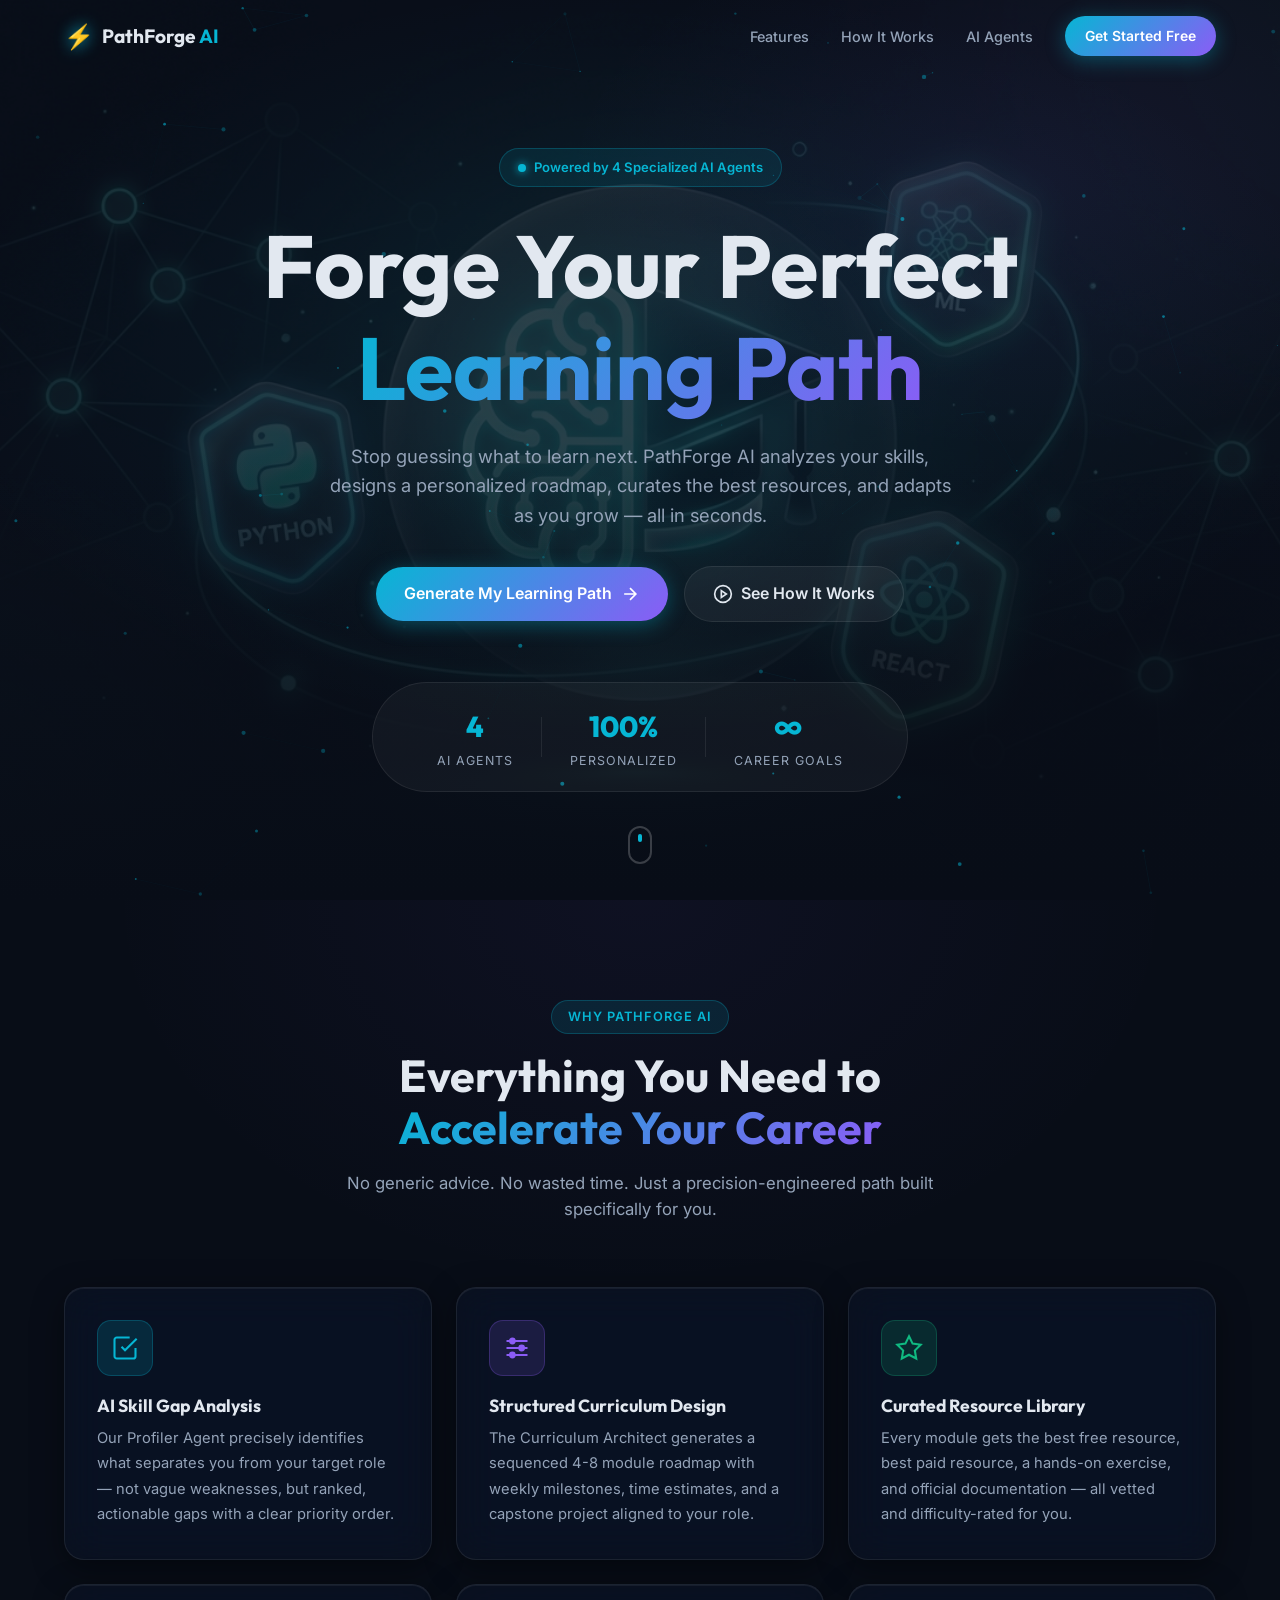
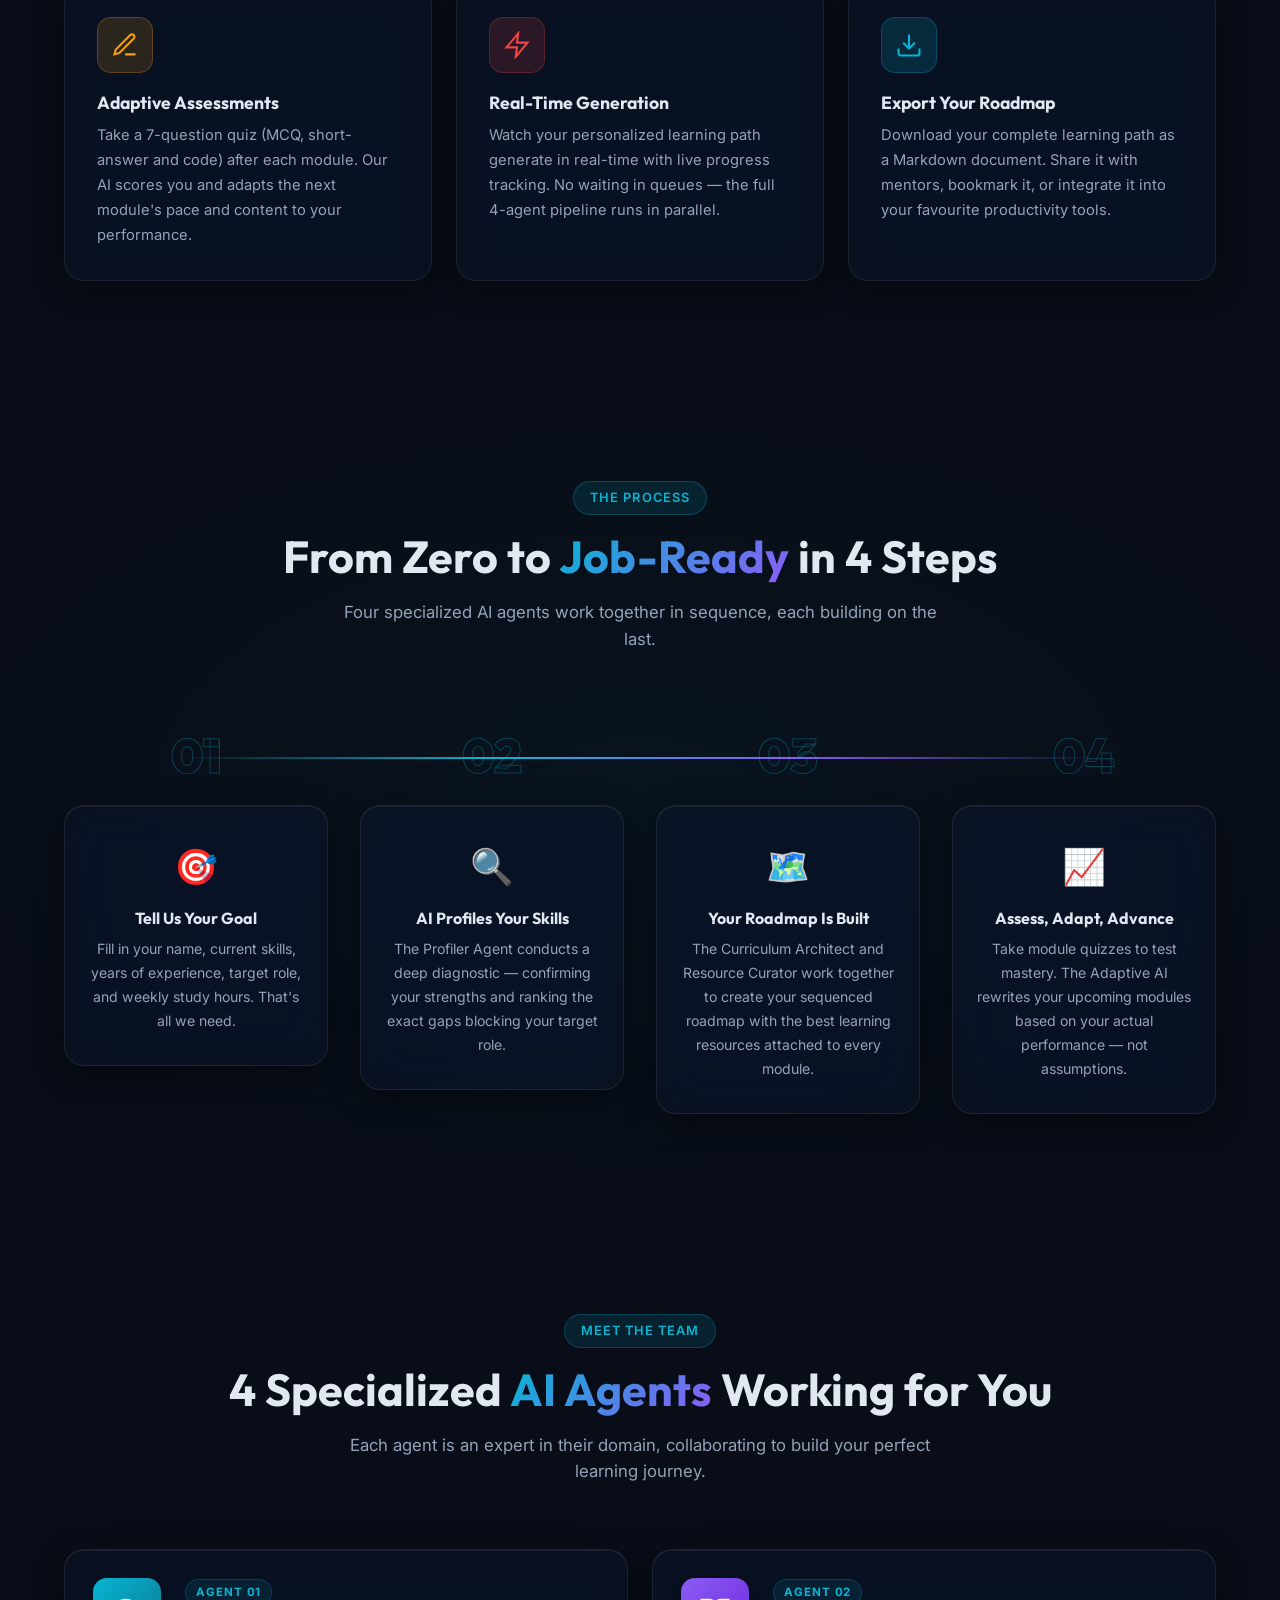
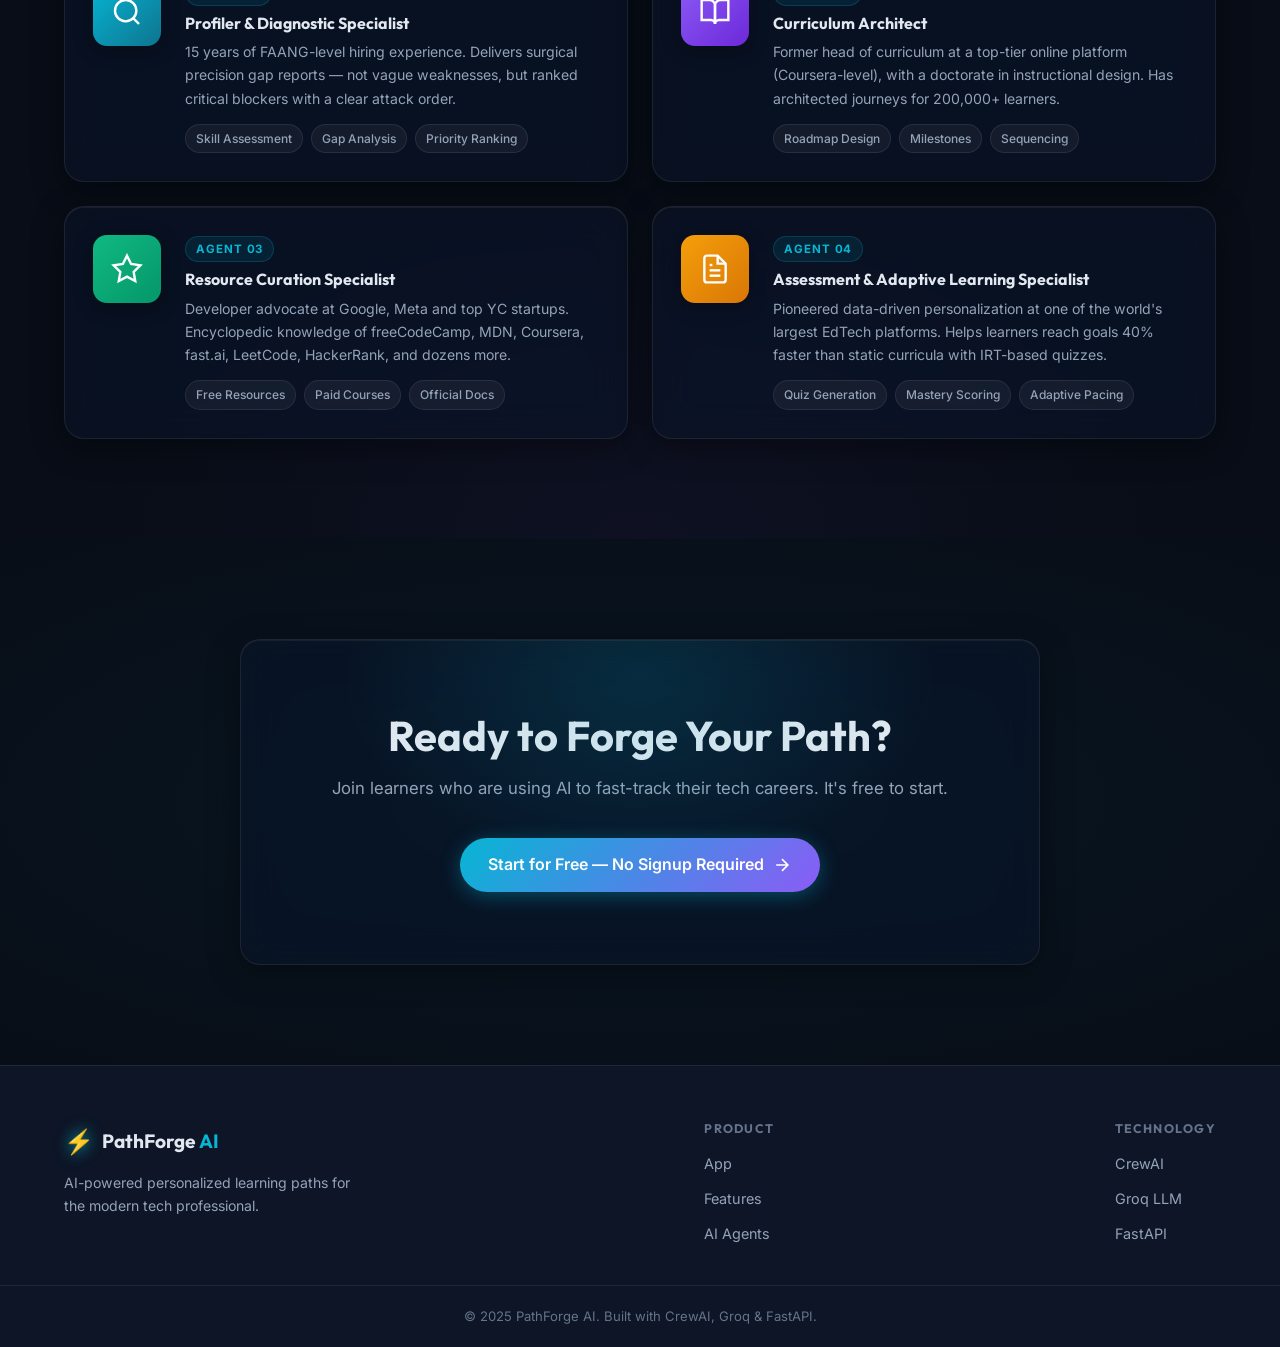
<file: frontend/index.html>
<!DOCTYPE html>
<html lang="en">
<head>
  <meta charset="UTF-8" />
  <meta name="viewport" content="width=device-width, initial-scale=1.0" />
  <title>PathForge AI – AI-Powered Personalized Learning Paths</title>
  <meta name="description" content="PathForge AI uses multi-agent artificial intelligence to generate a fully personalized learning roadmap, curated resources, and adaptive assessments tailored to your career goals." />
  <meta property="og:title" content="PathForge AI – Your AI Learning Coach" />
  <meta property="og:description" content="Generate a fully personalized learning path to your dream career with 4 specialized AI agents." />
  <meta property="og:type" content="website" />
  <link rel="preconnect" href="https://fonts.googleapis.com" />
  <link rel="preconnect" href="https://fonts.gstatic.com" crossorigin />
  <link href="https://fonts.googleapis.com/css2?family=Inter:wght@300;400;500;600;700;800;900&family=Outfit:wght@300;400;500;600;700;800&display=swap" rel="stylesheet" />
  <link rel="stylesheet" href="assets/style.css" />
</head>
<body class="landing-page">

  <!-- NAVBAR -->
  <nav class="navbar" id="navbar">
    <div class="nav-container">
      <a href="index.html" class="nav-logo" id="nav-logo-link">
        <span class="logo-icon">⚡</span>
        <span class="logo-text">PathForge <span class="logo-accent">AI</span></span>
      </a>
      <div class="nav-links" id="nav-links">
        <a href="#features" class="nav-link">Features</a>
        <a href="#how-it-works" class="nav-link">How It Works</a>
        <a href="#agents" class="nav-link">AI Agents</a>
        <a href="pages/app.html" class="btn btn-primary nav-cta" id="get-started-nav">Get Started Free</a>
      </div>
      <button class="nav-burger" id="nav-burger" aria-label="Toggle menu">
        <span></span><span></span><span></span>
      </button>
    </div>
  </nav>

  <!-- HERO -->
  <section class="hero" id="hero">
    <div class="hero-bg-image"></div>
    <div class="hero-overlay"></div>
    <div class="hero-particles" id="hero-particles"></div>
    <div class="container hero-content">
      <div class="hero-badge animate-fade-up">
        <span class="badge-dot"></span>
        Powered by 4 Specialized AI Agents
      </div>
      <h1 class="hero-title animate-fade-up delay-1">
        Forge Your Perfect<br />
        <span class="gradient-text">Learning Path</span>
      </h1>
      <p class="hero-subtitle animate-fade-up delay-2">
        Stop guessing what to learn next. PathForge AI analyzes your skills, designs a personalized roadmap, curates the best resources, and adapts as you grow — all in seconds.
      </p>
      <div class="hero-actions animate-fade-up delay-3">
        <a href="pages/app.html" class="btn btn-primary btn-lg" id="hero-cta-primary">
          <span>Generate My Learning Path</span>
          <svg width="20" height="20" viewBox="0 0 24 24" fill="none" stroke="currentColor" stroke-width="2"><path d="M5 12h14M12 5l7 7-7 7"/></svg>
        </a>
        <a href="#how-it-works" class="btn btn-ghost btn-lg" id="hero-cta-secondary">
          <svg width="20" height="20" viewBox="0 0 24 24" fill="none" stroke="currentColor" stroke-width="2"><circle cx="12" cy="12" r="10"/><path d="M10 8l6 4-6 4V8z"/></svg>
          <span>See How It Works</span>
        </a>
      </div>
      <div class="hero-stats animate-fade-up delay-4">
        <div class="stat-item">
          <span class="stat-value">4</span>
          <span class="stat-label">AI Agents</span>
        </div>
        <div class="stat-divider"></div>
        <div class="stat-item">
          <span class="stat-value">100%</span>
          <span class="stat-label">Personalized</span>
        </div>
        <div class="stat-divider"></div>
        <div class="stat-item">
          <span class="stat-value">∞</span>
          <span class="stat-label">Career Goals</span>
        </div>
      </div>
    </div>
    <div class="hero-scroll-indicator">
      <div class="scroll-mouse"><div class="scroll-wheel"></div></div>
    </div>
  </section>

  <!-- FEATURES -->
  <section class="section features-section" id="features">
    <div class="container">
      <div class="section-header">
        <span class="section-tag">Why PathForge AI</span>
        <h2 class="section-title">Everything You Need to<br /><span class="gradient-text">Accelerate Your Career</span></h2>
        <p class="section-subtitle">No generic advice. No wasted time. Just a precision-engineered path built specifically for you.</p>
      </div>
      <div class="features-grid">
        <div class="feature-card card-glass animate-on-scroll" id="feature-gap-analysis">
          <div class="feature-icon-wrap" style="--icon-color: #06b6d4;">
            <svg width="28" height="28" viewBox="0 0 24 24" fill="none" stroke="currentColor" stroke-width="1.8"><path d="M9 11l3 3L22 4"/><path d="M21 12v7a2 2 0 01-2 2H5a2 2 0 01-2-2V5a2 2 0 012-2h11"/></svg>
          </div>
          <h3 class="feature-title">AI Skill Gap Analysis</h3>
          <p class="feature-desc">Our Profiler Agent precisely identifies what separates you from your target role — not vague weaknesses, but ranked, actionable gaps with a clear priority order.</p>
        </div>
        <div class="feature-card card-glass animate-on-scroll" id="feature-roadmap">
          <div class="feature-icon-wrap" style="--icon-color: #8b5cf6;">
            <svg width="28" height="28" viewBox="0 0 24 24" fill="none" stroke="currentColor" stroke-width="1.8"><path d="M3 12h18M3 6h18M3 18h18"/><circle cx="8" cy="6" r="2" fill="currentColor"/><circle cx="16" cy="12" r="2" fill="currentColor"/><circle cx="8" cy="18" r="2" fill="currentColor"/></svg>
          </div>
          <h3 class="feature-title">Structured Curriculum Design</h3>
          <p class="feature-desc">The Curriculum Architect generates a sequenced 4-8 module roadmap with weekly milestones, time estimates, and a capstone project aligned to your role.</p>
        </div>
        <div class="feature-card card-glass animate-on-scroll" id="feature-resources">
          <div class="feature-icon-wrap" style="--icon-color: #10b981;">
            <svg width="28" height="28" viewBox="0 0 24 24" fill="none" stroke="currentColor" stroke-width="1.8"><path d="M12 2l3.09 6.26L22 9.27l-5 4.87 1.18 6.88L12 17.77l-6.18 3.25L7 14.14 2 9.27l6.91-1.01L12 2z"/></svg>
          </div>
          <h3 class="feature-title">Curated Resource Library</h3>
          <p class="feature-desc">Every module gets the best free resource, best paid resource, a hands-on exercise, and official documentation — all vetted and difficulty-rated for you.</p>
        </div>
        <div class="feature-card card-glass animate-on-scroll" id="feature-adaptive">
          <div class="feature-icon-wrap" style="--icon-color: #f59e0b;">
            <svg width="28" height="28" viewBox="0 0 24 24" fill="none" stroke="currentColor" stroke-width="1.8"><path d="M12 20h9M16.5 3.5a2.121 2.121 0 013 3L7 19l-4 1 1-4L16.5 3.5z"/></svg>
          </div>
          <h3 class="feature-title">Adaptive Assessments</h3>
          <p class="feature-desc">Take a 7-question quiz (MCQ, short-answer and code) after each module. Our AI scores you and adapts the next module's pace and content to your performance.</p>
        </div>
        <div class="feature-card card-glass animate-on-scroll" id="feature-realtime">
          <div class="feature-icon-wrap" style="--icon-color: #ef4444;">
            <svg width="28" height="28" viewBox="0 0 24 24" fill="none" stroke="currentColor" stroke-width="1.8"><polygon points="13 2 3 14 12 14 11 22 21 10 12 10 13 2"/></svg>
          </div>
          <h3 class="feature-title">Real-Time Generation</h3>
          <p class="feature-desc">Watch your personalized learning path generate in real-time with live progress tracking. No waiting in queues — the full 4-agent pipeline runs in parallel.</p>
        </div>
        <div class="feature-card card-glass animate-on-scroll" id="feature-export">
          <div class="feature-icon-wrap" style="--icon-color: #06b6d4;">
            <svg width="28" height="28" viewBox="0 0 24 24" fill="none" stroke="currentColor" stroke-width="1.8"><path d="M21 15v4a2 2 0 01-2 2H5a2 2 0 01-2-2v-4M7 10l5 5 5-5M12 15V3"/></svg>
          </div>
          <h3 class="feature-title">Export Your Roadmap</h3>
          <p class="feature-desc">Download your complete learning path as a Markdown document. Share it with mentors, bookmark it, or integrate it into your favourite productivity tools.</p>
        </div>
      </div>
    </div>
  </section>

  <!-- HOW IT WORKS -->
  <section class="section how-it-works-section" id="how-it-works">
    <div class="container">
      <div class="section-header">
        <span class="section-tag">The Process</span>
        <h2 class="section-title">From Zero to <span class="gradient-text">Job-Ready</span> in 4 Steps</h2>
        <p class="section-subtitle">Four specialized AI agents work together in sequence, each building on the last.</p>
      </div>
      <div class="steps-container">
        <div class="step-line"></div>
        <div class="step animate-on-scroll" id="step-1">
          <div class="step-number">01</div>
          <div class="step-card card-glass">
            <div class="step-icon">🎯</div>
            <h3 class="step-title">Tell Us Your Goal</h3>
            <p class="step-desc">Fill in your name, current skills, years of experience, target role, and weekly study hours. That's all we need.</p>
          </div>
        </div>
        <div class="step animate-on-scroll" id="step-2">
          <div class="step-number">02</div>
          <div class="step-card card-glass">
            <div class="step-icon">🔍</div>
            <h3 class="step-title">AI Profiles Your Skills</h3>
            <p class="step-desc">The Profiler Agent conducts a deep diagnostic — confirming your strengths and ranking the exact gaps blocking your target role.</p>
          </div>
        </div>
        <div class="step animate-on-scroll" id="step-3">
          <div class="step-number">03</div>
          <div class="step-card card-glass">
            <div class="step-icon">🗺️</div>
            <h3 class="step-title">Your Roadmap Is Built</h3>
            <p class="step-desc">The Curriculum Architect and Resource Curator work together to create your sequenced roadmap with the best learning resources attached to every module.</p>
          </div>
        </div>
        <div class="step animate-on-scroll" id="step-4">
          <div class="step-number">04</div>
          <div class="step-card card-glass">
            <div class="step-icon">📈</div>
            <h3 class="step-title">Assess, Adapt, Advance</h3>
            <p class="step-desc">Take module quizzes to test mastery. The Adaptive AI rewrites your upcoming modules based on your actual performance — not assumptions.</p>
          </div>
        </div>
      </div>
    </div>
  </section>

  <!-- AGENTS -->
  <section class="section agents-section" id="agents">
    <div class="container">
      <div class="section-header">
        <span class="section-tag">Meet the Team</span>
        <h2 class="section-title">4 Specialized <span class="gradient-text">AI Agents</span> Working for You</h2>
        <p class="section-subtitle">Each agent is an expert in their domain, collaborating to build your perfect learning journey.</p>
      </div>
      <div class="agents-grid">
        <div class="agent-card card-glass animate-on-scroll" id="agent-profiler">
          <div class="agent-avatar" style="--avatar-bg: linear-gradient(135deg,#06b6d4,#0e7490);">
            <svg width="32" height="32" viewBox="0 0 24 24" fill="none" stroke="white" stroke-width="1.8"><circle cx="11" cy="11" r="8"/><path d="M21 21l-4.35-4.35"/></svg>
          </div>
          <div class="agent-info">
            <span class="agent-badge">Agent 01</span>
            <h3 class="agent-name">Profiler &amp; Diagnostic Specialist</h3>
            <p class="agent-desc">15 years of FAANG-level hiring experience. Delivers surgical precision gap reports — not vague weaknesses, but ranked critical blockers with a clear attack order.</p>
            <div class="agent-tags">
              <span class="tag">Skill Assessment</span>
              <span class="tag">Gap Analysis</span>
              <span class="tag">Priority Ranking</span>
            </div>
          </div>
        </div>
        <div class="agent-card card-glass animate-on-scroll" id="agent-curriculum">
          <div class="agent-avatar" style="--avatar-bg: linear-gradient(135deg,#8b5cf6,#6d28d9);">
            <svg width="32" height="32" viewBox="0 0 24 24" fill="none" stroke="white" stroke-width="1.8"><path d="M2 3h6a4 4 0 014 4v14a3 3 0 00-3-3H2z"/><path d="M22 3h-6a4 4 0 00-4 4v14a3 3 0 013-3h7z"/></svg>
          </div>
          <div class="agent-info">
            <span class="agent-badge">Agent 02</span>
            <h3 class="agent-name">Curriculum Architect</h3>
            <p class="agent-desc">Former head of curriculum at a top-tier online platform (Coursera-level), with a doctorate in instructional design. Has architected journeys for 200,000+ learners.</p>
            <div class="agent-tags">
              <span class="tag">Roadmap Design</span>
              <span class="tag">Milestones</span>
              <span class="tag">Sequencing</span>
            </div>
          </div>
        </div>
        <div class="agent-card card-glass animate-on-scroll" id="agent-resource">
          <div class="agent-avatar" style="--avatar-bg: linear-gradient(135deg,#10b981,#059669);">
            <svg width="32" height="32" viewBox="0 0 24 24" fill="none" stroke="white" stroke-width="1.8"><path d="M12 2l3.09 6.26L22 9.27l-5 4.87 1.18 6.88L12 17.77l-6.18 3.25L7 14.14 2 9.27l6.91-1.01L12 2z"/></svg>
          </div>
          <div class="agent-info">
            <span class="agent-badge">Agent 03</span>
            <h3 class="agent-name">Resource Curation Specialist</h3>
            <p class="agent-desc">Developer advocate at Google, Meta and top YC startups. Encyclopedic knowledge of freeCodeCamp, MDN, Coursera, fast.ai, LeetCode, HackerRank, and dozens more.</p>
            <div class="agent-tags">
              <span class="tag">Free Resources</span>
              <span class="tag">Paid Courses</span>
              <span class="tag">Official Docs</span>
            </div>
          </div>
        </div>
        <div class="agent-card card-glass animate-on-scroll" id="agent-assessment">
          <div class="agent-avatar" style="--avatar-bg: linear-gradient(135deg,#f59e0b,#d97706);">
            <svg width="32" height="32" viewBox="0 0 24 24" fill="none" stroke="white" stroke-width="1.8"><path d="M14 2H6a2 2 0 00-2 2v16a2 2 0 002 2h12a2 2 0 002-2V8z"/><polyline points="14 2 14 8 20 8"/><line x1="16" y1="13" x2="8" y2="13"/><line x1="16" y1="17" x2="8" y2="17"/><polyline points="10 9 9 9 8 9"/></svg>
          </div>
          <div class="agent-info">
            <span class="agent-badge">Agent 04</span>
            <h3 class="agent-name">Assessment &amp; Adaptive Learning Specialist</h3>
            <p class="agent-desc">Pioneered data-driven personalization at one of the world's largest EdTech platforms. Helps learners reach goals 40% faster than static curricula with IRT-based quizzes.</p>
            <div class="agent-tags">
              <span class="tag">Quiz Generation</span>
              <span class="tag">Mastery Scoring</span>
              <span class="tag">Adaptive Pacing</span>
            </div>
          </div>
        </div>
      </div>
    </div>
  </section>

  <!-- CTA -->
  <section class="section cta-section" id="cta">
    <div class="container">
      <div class="cta-card card-glass">
        <div class="cta-glow"></div>
        <h2 class="cta-title">Ready to Forge Your Path?</h2>
        <p class="cta-subtitle">Join learners who are using AI to fast-track their tech careers. It's free to start.</p>
        <a href="pages/app.html" class="btn btn-primary btn-lg btn-glow" id="cta-final">
          <span>Start for Free — No Signup Required</span>
          <svg width="20" height="20" viewBox="0 0 24 24" fill="none" stroke="currentColor" stroke-width="2"><path d="M5 12h14M12 5l7 7-7 7"/></svg>
        </a>
      </div>
    </div>
  </section>

  <!-- FOOTER -->
  <footer class="footer">
    <div class="container footer-inner">
      <div class="footer-brand">
        <a href="index.html" class="nav-logo">
          <span class="logo-icon">⚡</span>
          <span class="logo-text">PathForge <span class="logo-accent">AI</span></span>
        </a>
        <p class="footer-tagline">AI-powered personalized learning paths for the modern tech professional.</p>
      </div>
      <div class="footer-links-group">
        <h4 class="footer-group-title">Product</h4>
        <a href="pages/app.html" class="footer-link">App</a>
        <a href="#features" class="footer-link">Features</a>
        <a href="#agents" class="footer-link">AI Agents</a>
      </div>
      <div class="footer-links-group">
        <h4 class="footer-group-title">Technology</h4>
        <a href="https://www.crewai.com/" target="_blank" rel="noopener" class="footer-link">CrewAI</a>
        <a href="https://groq.com/" target="_blank" rel="noopener" class="footer-link">Groq LLM</a>
        <a href="https://fastapi.tiangolo.com/" target="_blank" rel="noopener" class="footer-link">FastAPI</a>
      </div>
    </div>
    <div class="footer-bottom">
      <p>&copy; 2025 PathForge AI. Built with CrewAI, Groq &amp; FastAPI.</p>
    </div>
  </footer>

  <script src="assets/landing.js"></script>
</body>
</html>
</file>
<file: frontend/assets/style.css>
/* =====================================================
   PathForge AI — Global Stylesheet
   Design System: Dark glassmorphism, neon-teal/purple
   ===================================================== */

/* ── Reset & Base ── */
*, *::before, *::after { box-sizing: border-box; margin: 0; padding: 0; }

:root {
  --c-bg:         #080d17;
  --c-surface:    #0d1526;
  --c-surface-2:  #111d35;
  --c-border:     rgba(255,255,255,0.08);
  --c-border-2:   rgba(255,255,255,0.14);

  --c-teal:       #06b6d4;
  --c-teal-dark:  #0e7490;
  --c-purple:     #8b5cf6;
  --c-green:      #10b981;
  --c-amber:      #f59e0b;
  --c-red:        #ef4444;

  --c-text:       #e2e8f0;
  --c-text-muted: #94a3b8;
  --c-text-dim:   #64748b;

  --gradient-main: linear-gradient(135deg, #06b6d4, #8b5cf6);
  --gradient-glow: linear-gradient(135deg, rgba(6,182,212,.25), rgba(139,92,246,.25));

  --radius-sm:  8px;
  --radius-md:  14px;
  --radius-lg:  20px;
  --radius-xl:  28px;
  --radius-full:9999px;

  --shadow-glass: 0 8px 32px rgba(0,0,0,.4), inset 0 1px 0 rgba(255,255,255,.06);
  --shadow-glow:  0 0 40px rgba(6,182,212,.25), 0 0 80px rgba(139,92,246,.15);

  --transition: 0.25s cubic-bezier(0.4,0,0.2,1);
  --font-display: 'Outfit', 'Inter', sans-serif;
  --font-body:    'Inter', sans-serif;
}

html { scroll-behavior: smooth; font-size: 16px; }

body {
  font-family: var(--font-body);
  background: var(--c-bg);
  color: var(--c-text);
  line-height: 1.6;
  -webkit-font-smoothing: antialiased;
  overflow-x: hidden;
}

/* ── Scrollbar ── */
::-webkit-scrollbar { width: 6px; }
::-webkit-scrollbar-track { background: var(--c-bg); }
::-webkit-scrollbar-thumb { background: var(--c-border-2); border-radius: 99px; }
::-webkit-scrollbar-thumb:hover { background: var(--c-teal-dark); }

/* ── Typography ── */
h1,h2,h3,h4 { font-family: var(--font-display); font-weight: 700; line-height: 1.15; color: var(--c-text); }

.gradient-text {
  background: var(--gradient-main);
  -webkit-background-clip: text;
  -webkit-text-fill-color: transparent;
  background-clip: text;
}

/* ── Container ── */
.container { max-width: 1200px; margin: 0 auto; padding: 0 24px; }

/* ── Glassmorphism Card ── */
.card-glass {
  background: rgba(13,21,38,.6);
  backdrop-filter: blur(20px) saturate(180%);
  -webkit-backdrop-filter: blur(20px) saturate(180%);
  border: 1px solid var(--c-border);
  box-shadow: var(--shadow-glass);
  border-radius: var(--radius-lg);
  transition: transform var(--transition), box-shadow var(--transition), border-color var(--transition);
}
.card-glass:hover {
  transform: translateY(-4px);
  border-color: var(--c-border-2);
  box-shadow: var(--shadow-glass), var(--shadow-glow);
}

/* ── Buttons ── */
.btn {
  display: inline-flex; align-items: center; gap: 8px;
  padding: 10px 22px; border-radius: var(--radius-full);
  font-family: var(--font-body); font-size: .9rem; font-weight: 600;
  cursor: pointer; border: none; text-decoration: none;
  transition: all var(--transition); white-space: nowrap;
}
.btn-primary {
  background: var(--gradient-main);
  color: #fff;
  box-shadow: 0 4px 20px rgba(6,182,212,.35);
}
.btn-primary:hover {
  transform: translateY(-2px);
  box-shadow: 0 8px 30px rgba(6,182,212,.5), 0 0 40px rgba(139,92,246,.3);
}
.btn-ghost {
  background: rgba(255,255,255,.05);
  color: var(--c-text);
  border: 1px solid var(--c-border);
}
.btn-ghost:hover {
  background: rgba(255,255,255,.1);
  border-color: var(--c-border-2);
}
.btn-outline {
  background: transparent;
  color: var(--c-teal);
  border: 1px solid var(--c-teal);
}
.btn-outline:hover { background: rgba(6,182,212,.1); }

.btn-lg { padding: 14px 28px; font-size: 1rem; }
.btn-sm { padding: 7px 14px; font-size: .8rem; }

.btn-glow {
  animation: pulse-glow 2.5s ease-in-out infinite;
}
@keyframes pulse-glow {
  0%,100% { box-shadow: 0 4px 20px rgba(6,182,212,.35); }
  50%      { box-shadow: 0 8px 40px rgba(6,182,212,.6), 0 0 60px rgba(139,92,246,.3); }
}

/* ── Sections ── */
.section { padding: 100px 0; }

.section-header { text-align: center; margin-bottom: 64px; }
.section-tag {
  display: inline-block; margin-bottom: 16px;
  padding: 6px 16px; border-radius: var(--radius-full);
  font-size: .8rem; font-weight: 600; letter-spacing: .08em; text-transform: uppercase;
  background: rgba(6,182,212,.12); color: var(--c-teal);
  border: 1px solid rgba(6,182,212,.25);
}
.section-title { font-size: clamp(1.9rem, 4vw, 2.8rem); margin-bottom: 16px; }
.section-subtitle { font-size: 1.05rem; color: var(--c-text-muted); max-width: 600px; margin: 0 auto; }

/* ── Animations ── */
@keyframes fadeUp {
  from { opacity: 0; transform: translateY(32px); }
  to   { opacity: 1; transform: translateY(0); }
}
@keyframes fadeIn { from { opacity: 0; } to { opacity: 1; } }
@keyframes spin { to { transform: rotate(360deg); } }

.animate-fade-up        { animation: fadeUp .7s ease both; }
.delay-1 { animation-delay: .15s; }
.delay-2 { animation-delay: .3s; }
.delay-3 { animation-delay: .45s; }
.delay-4 { animation-delay: .6s; }

.animate-on-scroll {
  opacity: 0; transform: translateY(28px);
  transition: opacity .7s ease, transform .7s ease;
}
.animate-on-scroll.visible { opacity: 1; transform: translateY(0); }

/* =====================================================
   NAVBAR
   ===================================================== */
.navbar {
  position: fixed; top: 0; left: 0; right: 0; z-index: 1000;
  padding: 16px 0;
  transition: background var(--transition), backdrop-filter var(--transition);
}
.navbar.scrolled {
  background: rgba(8,13,23,.85);
  backdrop-filter: blur(20px);
  border-bottom: 1px solid var(--c-border);
}
.nav-container {
  max-width: 1200px; margin: 0 auto; padding: 0 24px;
  display: flex; align-items: center; justify-content: space-between;
}
.nav-logo {
  display: flex; align-items: center; gap: 8px;
  text-decoration: none; font-family: var(--font-display); font-weight: 700;
}
.logo-icon { font-size: 1.5rem; filter: drop-shadow(0 0 8px #06b6d4); }
.logo-text { font-size: 1.2rem; color: var(--c-text); }
.logo-accent { color: var(--c-teal); }
.nav-links { display: flex; align-items: center; gap: 32px; }
.nav-link {
  color: var(--c-text-muted); text-decoration: none; font-size: .9rem; font-weight: 500;
  transition: color var(--transition);
}
.nav-link:hover { color: var(--c-text); }
.nav-cta { padding: 9px 20px; font-size: .87rem; }

.nav-burger {
  display: none; flex-direction: column; gap: 5px;
  background: none; border: none; cursor: pointer; padding: 4px;
}
.nav-burger span {
  width: 24px; height: 2px; background: var(--c-text); border-radius: 2px;
  transition: all .3s;
}

/* =====================================================
   HERO
   ===================================================== */
.hero {
  position: relative; min-height: 100vh;
  display: flex; align-items: center;
  padding: 120px 0 80px; overflow: hidden;
}
.hero-bg-image {
  position: absolute; inset: 0; z-index: 0;
  background: url('../assets/hero_bg.jpg') center/cover no-repeat;
  opacity: .18;
}
.hero-overlay {
  position: absolute; inset: 0; z-index: 1;
  background: radial-gradient(ellipse 80% 60% at 50% 40%, rgba(6,182,212,.08), transparent 70%),
              radial-gradient(ellipse 60% 50% at 80% 20%, rgba(139,92,246,.07), transparent 60%),
              linear-gradient(180deg, transparent 50%, var(--c-bg) 100%);
}
.hero-particles { position: absolute; inset: 0; z-index: 2; pointer-events: none; }
.hero-content { position: relative; z-index: 3; text-align: center; }

.hero-badge {
  display: inline-flex; align-items: center; gap: 8px; margin-bottom: 28px;
  padding: 8px 18px; border-radius: var(--radius-full);
  font-size: .82rem; font-weight: 600; color: var(--c-teal);
  background: rgba(6,182,212,.1); border: 1px solid rgba(6,182,212,.25);
}
.badge-dot {
  width: 8px; height: 8px; border-radius: 50%; background: var(--c-teal);
  animation: pulse-dot 1.8s ease-in-out infinite;
  box-shadow: 0 0 8px var(--c-teal);
}
@keyframes pulse-dot { 0%,100% { transform: scale(1); opacity:1; } 50% { transform: scale(1.4); opacity:.7; } }

.hero-title { font-size: clamp(2.8rem, 7vw, 5.5rem); margin-bottom: 24px; }
.hero-subtitle { font-size: 1.15rem; color: var(--c-text-muted); max-width: 640px; margin: 0 auto 36px; }
.hero-actions { display: flex; align-items: center; justify-content: center; gap: 16px; flex-wrap: wrap; margin-bottom: 60px; }

.hero-stats {
  display: flex; align-items: center; justify-content: center; gap: 0; flex-wrap: wrap;
  padding: 20px 36px; border-radius: var(--radius-full);
  background: rgba(255,255,255,.04); border: 1px solid var(--c-border);
  max-width: fit-content; margin: 0 auto;
}
.stat-item { text-align: center; padding: 0 28px; }
.stat-value { display: block; font-size: 1.8rem; font-weight: 800; color: var(--c-teal); font-family: var(--font-display); }
.stat-label { display: block; font-size: .78rem; color: var(--c-text-muted); text-transform: uppercase; letter-spacing: .08em; margin-top: 2px; }
.stat-divider { width: 1px; height: 40px; background: var(--c-border); }

.hero-scroll-indicator {
  position: absolute; bottom: 36px; left: 50%; transform: translateX(-50%);
  z-index: 3; animation: scroll-bounce 2s ease-in-out infinite;
}
@keyframes scroll-bounce { 0%,100% { transform: translateX(-50%) translateY(0); } 50% { transform: translateX(-50%) translateY(8px); } }
.scroll-mouse {
  width: 24px; height: 38px; border: 2px solid rgba(255,255,255,.2);
  border-radius: 12px; display: flex; justify-content: center; padding-top: 6px;
}
.scroll-wheel {
  width: 4px; height: 8px; background: var(--c-teal);
  border-radius: 2px; animation: scroll-wheel 2s ease-in-out infinite;
}
@keyframes scroll-wheel { 0%,100% { transform: translateY(0); opacity:1; } 50% { transform: translateY(10px); opacity:0; } }

/* =====================================================
   FEATURES
   ===================================================== */
.features-section { background: radial-gradient(ellipse 70% 60% at 50% 0%, rgba(139,92,246,.05), transparent 60%); }
.features-grid {
  display: grid; gap: 24px;
  grid-template-columns: repeat(auto-fit, minmax(320px,1fr));
}
.feature-card { padding: 32px; }
.feature-icon-wrap {
  width: 56px; height: 56px; border-radius: var(--radius-md); margin-bottom: 20px;
  display: flex; align-items: center; justify-content: center;
  background: linear-gradient(135deg, rgba(var(--icon-r),var(--icon-g),var(--icon-b),.15), rgba(var(--icon-r),var(--icon-g),var(--icon-b),.05));
  background: color-mix(in srgb, var(--icon-color) 15%, transparent);
  border: 1px solid color-mix(in srgb, var(--icon-color) 25%, transparent);
  color: var(--icon-color);
}
.feature-title { font-size: 1.1rem; margin-bottom: 10px; }
.feature-desc  { color: var(--c-text-muted); font-size: .92rem; line-height: 1.7; }

/* =====================================================
   HOW IT WORKS
   ===================================================== */
.how-it-works-section { background: radial-gradient(ellipse 60% 50% at 50% 50%, rgba(6,182,212,.04), transparent); }

.steps-container {
  position: relative;
  display: grid; gap: 32px;
  grid-template-columns: repeat(auto-fit, minmax(240px,1fr));
}
.step-line {
  display: none; /* shown on larger screens via media query */
  position: absolute; top: 40px; left: 10%; right: 10%; height: 2px;
  background: linear-gradient(90deg, transparent, var(--c-teal), var(--c-purple), transparent);
  z-index: 0;
}
.step { text-align: center; position: relative; z-index: 1; }
.step-number {
  font-family: var(--font-display); font-size: 3rem; font-weight: 900;
  color: transparent; -webkit-text-stroke: 1px rgba(6,182,212,.3);
  margin-bottom: 12px; display: block;
}
.step-card { padding: 32px 24px; }
.step-icon { font-size: 2.2rem; margin-bottom: 14px; display: block; }
.step-title { font-size: 1rem; margin-bottom: 10px; }
.step-desc  { color: var(--c-text-muted); font-size: .88rem; line-height: 1.7; }

/* =====================================================
   AGENTS
   ===================================================== */
.agents-section { background: radial-gradient(ellipse 70% 60% at 50% 100%, rgba(139,92,246,.05), transparent 60%); }
.agents-grid { display: grid; gap: 24px; grid-template-columns: repeat(auto-fit, minmax(480px,1fr)); }
.agent-card { display: flex; gap: 24px; padding: 28px; }
.agent-avatar {
  flex-shrink: 0; width: 68px; height: 68px; border-radius: var(--radius-md);
  background: var(--avatar-bg); display: flex; align-items: center; justify-content: center;
  box-shadow: 0 4px 20px rgba(0,0,0,.3);
}
.agent-info { flex: 1; }
.agent-badge {
  display: inline-block; margin-bottom: 8px;
  padding: 3px 10px; border-radius: var(--radius-full);
  font-size: .72rem; font-weight: 700; letter-spacing: .08em; text-transform: uppercase;
  background: rgba(6,182,212,.1); color: var(--c-teal); border: 1px solid rgba(6,182,212,.2);
}
.agent-name { font-size: 1rem; margin-bottom: 8px; }
.agent-desc { color: var(--c-text-muted); font-size: .88rem; line-height: 1.65; margin-bottom: 14px; }
.agent-tags { display: flex; flex-wrap: wrap; gap: 8px; }
.tag {
  padding: 4px 10px; border-radius: var(--radius-full);
  font-size: .75rem; font-weight: 500;
  background: rgba(255,255,255,.05); color: var(--c-text-muted);
  border: 1px solid var(--c-border);
}

/* =====================================================
   CTA
   ===================================================== */
.cta-section { background: radial-gradient(ellipse 80% 70% at 50% 50%, rgba(6,182,212,.06), transparent); }
.cta-card {
  text-align: center; padding: 72px 48px; position: relative; overflow: hidden;
  max-width: 800px; margin: 0 auto;
}
.cta-glow {
  position: absolute; top: -50%; left: 50%; transform: translateX(-50%);
  width: 600px; height: 400px; border-radius: 50%;
  background: radial-gradient(rgba(6,182,212,.15), transparent 70%);
  pointer-events: none;
}
.cta-title { font-size: clamp(1.8rem, 4vw, 2.6rem); margin-bottom: 16px; }
.cta-subtitle { color: var(--c-text-muted); font-size: 1.05rem; margin-bottom: 36px; }

/* =====================================================
   FOOTER
   ===================================================== */
.footer {
  border-top: 1px solid var(--c-border);
  background: var(--c-surface);
  padding: 56px 0 0;
}
.footer-inner {
  display: flex; flex-wrap: wrap; gap: 48px; justify-content: space-between;
  padding-bottom: 40px;
}
.footer-brand { max-width: 300px; }
.footer-tagline { color: var(--c-text-muted); font-size: .88rem; margin-top: 12px; line-height: 1.6; }
.footer-links-group { display: flex; flex-direction: column; gap: 12px; }
.footer-group-title { font-size: .78rem; font-weight: 700; letter-spacing: .1em; text-transform: uppercase; color: var(--c-text-dim); margin-bottom: 4px; }
.footer-link { color: var(--c-text-muted); text-decoration: none; font-size: .9rem; transition: color var(--transition); }
.footer-link:hover { color: var(--c-teal); }
.footer-bottom {
  border-top: 1px solid var(--c-border); padding: 20px 24px; text-align: center;
  color: var(--c-text-dim); font-size: .82rem;
}

/* =====================================================
   APP SHELL  (pages/app.html shared layout)
   ===================================================== */
.app-body { display: flex; min-height: 100vh; }

/* Sidebar */
.sidebar {
  width: 260px; flex-shrink: 0; background: var(--c-surface);
  border-right: 1px solid var(--c-border);
  display: flex; flex-direction: column;
  position: fixed; top: 0; left: 0; bottom: 0; z-index: 200;
  transition: transform var(--transition);
}
.sidebar-header { padding: 24px 20px; border-bottom: 1px solid var(--c-border); }
.sidebar-logo { display: flex; align-items: center; gap: 8px; text-decoration: none; }
.sidebar-nav { flex: 1; padding: 16px 12px; overflow-y: auto; }
.nav-section-label {
  font-size: .7rem; font-weight: 700; letter-spacing: .1em; text-transform: uppercase;
  color: var(--c-text-dim); padding: 16px 12px 8px;
}
.sidebar-item {
  display: flex; align-items: center; gap: 12px;
  padding: 11px 14px; border-radius: var(--radius-md);
  text-decoration: none; color: var(--c-text-muted); font-size: .9rem; font-weight: 500;
  transition: all var(--transition); cursor: pointer; border: none; background: none; width: 100%;
}
.sidebar-item:hover  { background: rgba(255,255,255,.05); color: var(--c-text); }
.sidebar-item.active { background: rgba(6,182,212,.12); color: var(--c-teal); border: 1px solid rgba(6,182,212,.2); }
.sidebar-item .item-icon { width: 20px; height: 20px; flex-shrink: 0; }
.sidebar-item .item-badge {
  margin-left: auto; padding: 2px 8px; border-radius: var(--radius-full);
  font-size: .7rem; font-weight: 700; background: rgba(6,182,212,.2); color: var(--c-teal);
}

/* Agent Status */
.agent-status-panel { padding: 16px; border-top: 1px solid var(--c-border); }
.agent-status-title { font-size: .72rem; font-weight: 700; letter-spacing: .08em; text-transform: uppercase; color: var(--c-text-dim); margin-bottom: 10px; }
.agent-status-item { display: flex; align-items: center; gap: 10px; padding: 7px 0; }
.agent-dot { width: 8px; height: 8px; border-radius: 50%; flex-shrink: 0; background: var(--c-text-dim); }
.agent-dot.active { background: var(--c-teal); box-shadow: 0 0 8px var(--c-teal); animation: pulse-dot 1.5s ease-in-out infinite; }
.agent-dot.done   { background: var(--c-green); }
.agent-dot.error  { background: var(--c-red); }
.agent-status-name { font-size: .8rem; color: var(--c-text-muted); }

/* Main content */
.main-content { margin-left: 260px; flex: 1; display: flex; flex-direction: column; }
.app-topbar {
  padding: 16px 32px; border-bottom: 1px solid var(--c-border);
  background: rgba(8,13,23,.6); backdrop-filter: blur(12px);
  display: flex; align-items: center; justify-content: space-between;
  position: sticky; top: 0; z-index: 100;
}
.topbar-title { font-size: 1rem; font-weight: 600; }
.topbar-subtitle { font-size: .8rem; color: var(--c-text-muted); margin-top: 2px; }
.app-page { flex: 1; padding: 36px 32px; max-width: 960px; width: 100%; margin: 0 auto; }

/* ── Page Cards ── */
.page-card { padding: 32px; margin-bottom: 24px; }
.page-card-title { font-size: 1.15rem; margin-bottom: 6px; }
.page-card-desc  { font-size: .88rem; color: var(--c-text-muted); margin-bottom: 24px; }

/* ── Form Elements ── */
.form-group { margin-bottom: 20px; }
label.form-label {
  display: block; font-size: .85rem; font-weight: 600; color: var(--c-text-muted);
  margin-bottom: 8px; letter-spacing: .02em;
}
input.form-input, textarea.form-input, select.form-input {
  width: 100%; padding: 12px 16px;
  background: rgba(255,255,255,.04); border: 1px solid var(--c-border);
  border-radius: var(--radius-md); color: var(--c-text); font-family: var(--font-body); font-size: .9rem;
  transition: border-color var(--transition), box-shadow var(--transition);
  outline: none; appearance: none;
}
input.form-input:focus, textarea.form-input:focus, select.form-input:focus {
  border-color: var(--c-teal);
  box-shadow: 0 0 0 3px rgba(6,182,212,.12);
}
input.form-input::placeholder, textarea.form-input::placeholder { color: var(--c-text-dim); }
textarea.form-input { resize: vertical; min-height: 90px; }
select.form-input { background-image: url("data:image/svg+xml,%3Csvg xmlns='http://www.w3.org/2000/svg' width='12' height='12' viewBox='0 0 24 24' fill='none' stroke='%2394a3b8' stroke-width='2'%3E%3Cpath d='M6 9l6 6 6-6'/%3E%3C/svg%3E"); background-repeat: no-repeat; background-position: right 14px center; padding-right: 40px; }

.form-row { display: grid; grid-template-columns: 1fr 1fr; gap: 16px; }
.form-hint { font-size: .78rem; color: var(--c-text-dim); margin-top: 6px; }

/* Skills Tag Input */
.skills-input-wrap { position: relative; }
.skills-tags { display: flex; flex-wrap: wrap; gap: 8px; margin-top: 10px; }
.skill-tag {
  display: inline-flex; align-items: center; gap: 6px; padding: 5px 12px;
  border-radius: var(--radius-full); background: rgba(6,182,212,.12);
  color: var(--c-teal); font-size: .8rem; font-weight: 500; border: 1px solid rgba(6,182,212,.25);
}
.skill-tag-remove {
  cursor: pointer; opacity: .6; transition: opacity var(--transition);
  background: none; border: none; color: inherit; padding: 0; display: flex;
}
.skill-tag-remove:hover { opacity: 1; }

/* Range slider */
.range-wrap { display: flex; align-items: center; gap: 16px; }
input[type="range"] {
  flex: 1; appearance: none; height: 4px;
  background: linear-gradient(90deg, var(--c-teal) var(--pct,50%), rgba(255,255,255,.1) var(--pct,50%));
  border-radius: 2px; outline: none;
}
input[type="range"]::-webkit-slider-thumb {
  appearance: none; width: 18px; height: 18px;
  border-radius: 50%; background: var(--c-teal);
  box-shadow: 0 0 8px var(--c-teal); cursor: pointer;
}
.range-value {
  min-width: 56px; padding: 6px 12px; border-radius: var(--radius-md); text-align: center;
  background: rgba(6,182,212,.12); color: var(--c-teal); font-weight: 700; font-size: .9rem;
}

/* ── Progress Bar ── */
.progress-bar-wrap { margin-bottom: 8px; }
.progress-bar-label { display: flex; justify-content: space-between; font-size: .8rem; color: var(--c-text-muted); margin-bottom: 8px; }
.progress-bar { height: 6px; background: rgba(255,255,255,.08); border-radius: 3px; overflow: hidden; }
.progress-bar-fill {
  height: 100%; border-radius: 3px;
  background: var(--gradient-main);
  transition: width 1s cubic-bezier(0.4,0,0.2,1);
}

/* ── Pipeline Progress ── */
.pipeline-progress { display: flex; flex-direction: column; gap: 0; }
.pipeline-step {
  display: flex; align-items: flex-start; gap: 16px; padding: 16px 0;
  position: relative;
}
.pipeline-step:not(:last-child)::after {
  content: ''; position: absolute; left: 19px; top: 52px;
  width: 2px; height: calc(100% - 20px);
  background: linear-gradient(180deg, var(--c-border-2), var(--c-border));
}
.pipeline-step.done::after { background: linear-gradient(180deg, var(--c-green), var(--c-border)); }
.pipeline-step.active::after { background: linear-gradient(180deg, var(--c-teal), var(--c-border)); }

.pipeline-icon {
  width: 40px; height: 40px; border-radius: 50%; flex-shrink: 0;
  display: flex; align-items: center; justify-content: center;
  background: rgba(255,255,255,.05); border: 2px solid var(--c-border);
  font-size: 1rem; position: relative; z-index: 1;
  transition: all var(--transition);
}
.pipeline-step.done   .pipeline-icon { background: rgba(16,185,129,.15); border-color: var(--c-green); }
.pipeline-step.active .pipeline-icon { background: rgba(6,182,212,.15); border-color: var(--c-teal); animation: pulse-dot 1.5s ease-in-out infinite; }
.pipeline-step.error  .pipeline-icon { background: rgba(239,68,68,.15); border-color: var(--c-red); }

.pipeline-info { flex: 1; padding-top: 6px; }
.pipeline-name   { font-size: .92rem; font-weight: 600; margin-bottom: 4px; }
.pipeline-status { font-size: .8rem; color: var(--c-text-muted); }
.pipeline-step.active .pipeline-status { color: var(--c-teal); }
.pipeline-step.done   .pipeline-status { color: var(--c-green); }
.pipeline-step.error  .pipeline-status { color: var(--c-red); }

/* ── Output Markdown ── */
.output-section { margin-bottom: 32px; }
.output-tabs { display: flex; gap: 4px; padding: 4px; border-radius: var(--radius-md); background: rgba(255,255,255,.04); border: 1px solid var(--c-border); margin-bottom: 20px; }
.output-tab {
  flex: 1; padding: 9px 16px; border-radius: calc(var(--radius-md) - 2px);
  border: none; background: none; color: var(--c-text-muted);
  font-family: var(--font-body); font-size: .85rem; font-weight: 500; cursor: pointer;
  transition: all var(--transition);
}
.output-tab.active { background: rgba(6,182,212,.15); color: var(--c-teal); border: 1px solid rgba(6,182,212,.25); }

.output-panel { display: none; }
.output-panel.active { display: block; }

.markdown-body {
  font-size: .9rem; line-height: 1.8; color: var(--c-text);
  padding: 28px;
  background: rgba(255,255,255,.03); border-radius: var(--radius-md); border: 1px solid var(--c-border);
}
.markdown-body h1 { font-size: 1.6rem; margin: 0 0 16px; color: var(--c-text); }
.markdown-body h2 { font-size: 1.2rem; margin: 28px 0 12px; color: var(--c-teal); border-bottom: 1px solid var(--c-border); padding-bottom: 8px; }
.markdown-body h3 { font-size: 1rem; margin: 20px 0 8px; color: var(--c-text); }
.markdown-body p  { margin-bottom: 12px; color: var(--c-text-muted); }
.markdown-body ul, .markdown-body ol { padding-left: 20px; margin-bottom: 12px; color: var(--c-text-muted); }
.markdown-body li { margin-bottom: 4px; }
.markdown-body strong { color: var(--c-text); font-weight: 600; }
.markdown-body code {
  font-family: 'JetBrains Mono','Fira Code', monospace; font-size: .82rem;
  background: rgba(6,182,212,.1); color: var(--c-teal); padding: 2px 6px; border-radius: 4px;
}
.markdown-body pre {
  background: rgba(0,0,0,.4); border: 1px solid var(--c-border); border-radius: var(--radius-md);
  padding: 16px; overflow-x: auto; margin-bottom: 12px;
}
.markdown-body pre code { background: none; padding: 0; color: var(--c-text); }
.markdown-body blockquote {
  border-left: 3px solid var(--c-teal); padding-left: 16px; color: var(--c-text-muted);
  margin-bottom: 12px;
}
.markdown-body a { color: var(--c-teal); text-decoration: none; }
.markdown-body a:hover { text-decoration: underline; }
.markdown-body hr { border: none; border-top: 1px solid var(--c-border); margin: 20px 0; }

/* ── Quiz ── */
.quiz-question { margin-bottom: 28px; }
.quiz-q-text { font-size: .95rem; font-weight: 600; margin-bottom: 14px; color: var(--c-text); }
.quiz-q-type {
  display: inline-block; margin-bottom: 12px; padding: 3px 10px; border-radius: var(--radius-full);
  font-size: .72rem; font-weight: 700; letter-spacing: .06em; text-transform: uppercase;
}
.quiz-q-type.mcq     { background: rgba(6,182,212,.12);  color: var(--c-teal); }
.quiz-q-type.short   { background: rgba(139,92,246,.12); color: var(--c-purple); }
.quiz-q-type.code    { background: rgba(245,158,11,.12); color: var(--c-amber); }

.mcq-options { display: flex; flex-direction: column; gap: 10px; }
.mcq-option {
  display: flex; align-items: center; gap: 12px; padding: 12px 16px;
  border-radius: var(--radius-md); border: 1px solid var(--c-border);
  background: rgba(255,255,255,.03); cursor: pointer; transition: all var(--transition);
}
.mcq-option:hover { border-color: rgba(6,182,212,.4); background: rgba(6,182,212,.05); }
.mcq-option input[type="radio"] { accent-color: var(--c-teal); }
.mcq-option label { cursor: pointer; flex: 1; font-size: .88rem; color: var(--c-text-muted); }
.mcq-option.selected { border-color: var(--c-teal); background: rgba(6,182,212,.08); }
.mcq-option.correct  { border-color: var(--c-green); background: rgba(16,185,129,.08); }
.mcq-option.wrong    { border-color: var(--c-red); background: rgba(239,68,68,.08); }

/* Score display */
.score-circle {
  width: 120px; height: 120px; border-radius: 50%;
  background: conic-gradient(var(--c-teal) var(--score-pct), rgba(255,255,255,.08) 0);
  display: flex; align-items: center; justify-content: center;
  position: relative; margin: 0 auto 24px;
}
.score-inner {
  width: 88px; height: 88px; border-radius: 50%;
  background: var(--c-surface); display: flex; flex-direction: column;
  align-items: center; justify-content: center;
}
.score-number { font-size: 1.6rem; font-weight: 800; color: var(--c-teal); font-family: var(--font-display); }
.score-label  { font-size: .7rem; color: var(--c-text-muted); }

/* ── Alerts / Toasts ── */
.toast-container { position: fixed; bottom: 24px; right: 24px; z-index: 9999; display: flex; flex-direction: column; gap: 12px; }
.toast {
  padding: 14px 20px; border-radius: var(--radius-md); min-width: 280px; max-width: 380px;
  display: flex; align-items: flex-start; gap: 12px;
  border: 1px solid; animation: fadeUp .3s ease;
  backdrop-filter: blur(12px);
}
.toast-success { background: rgba(16,185,129,.15); border-color: rgba(16,185,129,.4); color: #6ee7b7; }
.toast-error   { background: rgba(239,68,68,.15);  border-color: rgba(239,68,68,.4);  color: #fca5a5; }
.toast-info    { background: rgba(6,182,212,.15);  border-color: rgba(6,182,212,.4);  color: #67e8f9; }

/* ── Loading Spinner ── */
.spinner {
  width: 24px; height: 24px; border-radius: 50%;
  border: 3px solid rgba(6,182,212,.2);
  border-top-color: var(--c-teal);
  animation: spin .7s linear infinite;
}
.spinner-lg { width: 48px; height: 48px; border-width: 4px; }

/* ── Empty State ── */
.empty-state { text-align: center; padding: 64px 32px; color: var(--c-text-muted); }
.empty-state-icon { font-size: 3rem; margin-bottom: 16px; opacity: .5; }
.empty-state-title { font-size: 1.1rem; font-weight: 600; color: var(--c-text); margin-bottom: 8px; }
.empty-state-text { font-size: .9rem; }

/* ── Mobile sidebar toggle ── */
.sidebar-overlay { display: none; position: fixed; inset: 0; background: rgba(0,0,0,.5); z-index: 199; }
.sidebar-toggle {
  display: none; align-items: center; justify-content: center;
  width: 40px; height: 40px; border-radius: var(--radius-md);
  background: rgba(255,255,255,.05); border: 1px solid var(--c-border);
  cursor: pointer; color: var(--c-text);
}

/* ── Misc utilities ── */
.text-teal   { color: var(--c-teal); }
.text-muted  { color: var(--c-text-muted); }
.text-dim    { color: var(--c-text-dim); }
.text-green  { color: var(--c-green); }
.text-red    { color: var(--c-red); }
.text-amber  { color: var(--c-amber); }
.text-sm     { font-size: .85rem; }
.text-xs     { font-size: .78rem; }
.fw-600      { font-weight: 600; }
.fw-700      { font-weight: 700; }
.mt-8  { margin-top: 8px; }
.mt-16 { margin-top: 16px; }
.mt-24 { margin-top: 24px; }
.mb-8  { margin-bottom: 8px; }
.mb-16 { margin-bottom: 16px; }
.mb-24 { margin-bottom: 24px; }
.flex  { display: flex; }
.flex-center { display: flex; align-items: center; justify-content: center; }
.gap-8  { gap: 8px; }
.gap-12 { gap: 12px; }
.gap-16 { gap: 16px; }
.w-full { width: 100%; }
.divider { border: none; border-top: 1px solid var(--c-border); margin: 24px 0; }

/* =====================================================
   RESPONSIVE
   ===================================================== */
@media (min-width: 768px) {
  .step-line { display: block; }
}

@media (max-width: 900px) {
  .agents-grid { grid-template-columns: 1fr; }
}

@media (max-width: 768px) {
  .nav-links { display: none; position: fixed; top: 0; right: 0; bottom: 0; width: 280px; flex-direction: column; align-items: flex-start; padding: 80px 24px 24px; background: var(--c-surface); border-left: 1px solid var(--c-border); gap: 8px; }
  .nav-links.open { display: flex; }
  .nav-cta { margin-top: 16px; width: 100%; justify-content: center; }
  .nav-burger { display: flex; }

  .hero { padding-top: 100px; }
  .hero-stats { padding: 16px 20px; gap: 0; }
  .stat-item { padding: 0 16px; }
  .stat-value { font-size: 1.4rem; }

  .section { padding: 64px 0; }
  .form-row { grid-template-columns: 1fr; }
  .features-grid { grid-template-columns: 1fr; }

  .sidebar { transform: translateX(-100%); }
  .sidebar.open { transform: translateX(0); }
  .sidebar-overlay { display: block; }
  .main-content { margin-left: 0; }
  .sidebar-toggle { display: flex; }
  .app-page { padding: 24px 16px; }
  .cta-card { padding: 40px 24px; }
}

@media (max-width: 480px) {
  .hero-title { font-size: 2.2rem; }
  .hero-actions { flex-direction: column; }
  .hero-actions .btn { width: 100%; justify-content: center; }
  .hero-stats { flex-direction: column; gap: 16px; }
  .stat-divider { display: none; }
  .steps-container { grid-template-columns: 1fr; }
  .agent-card { flex-direction: column; }
}
</file>
